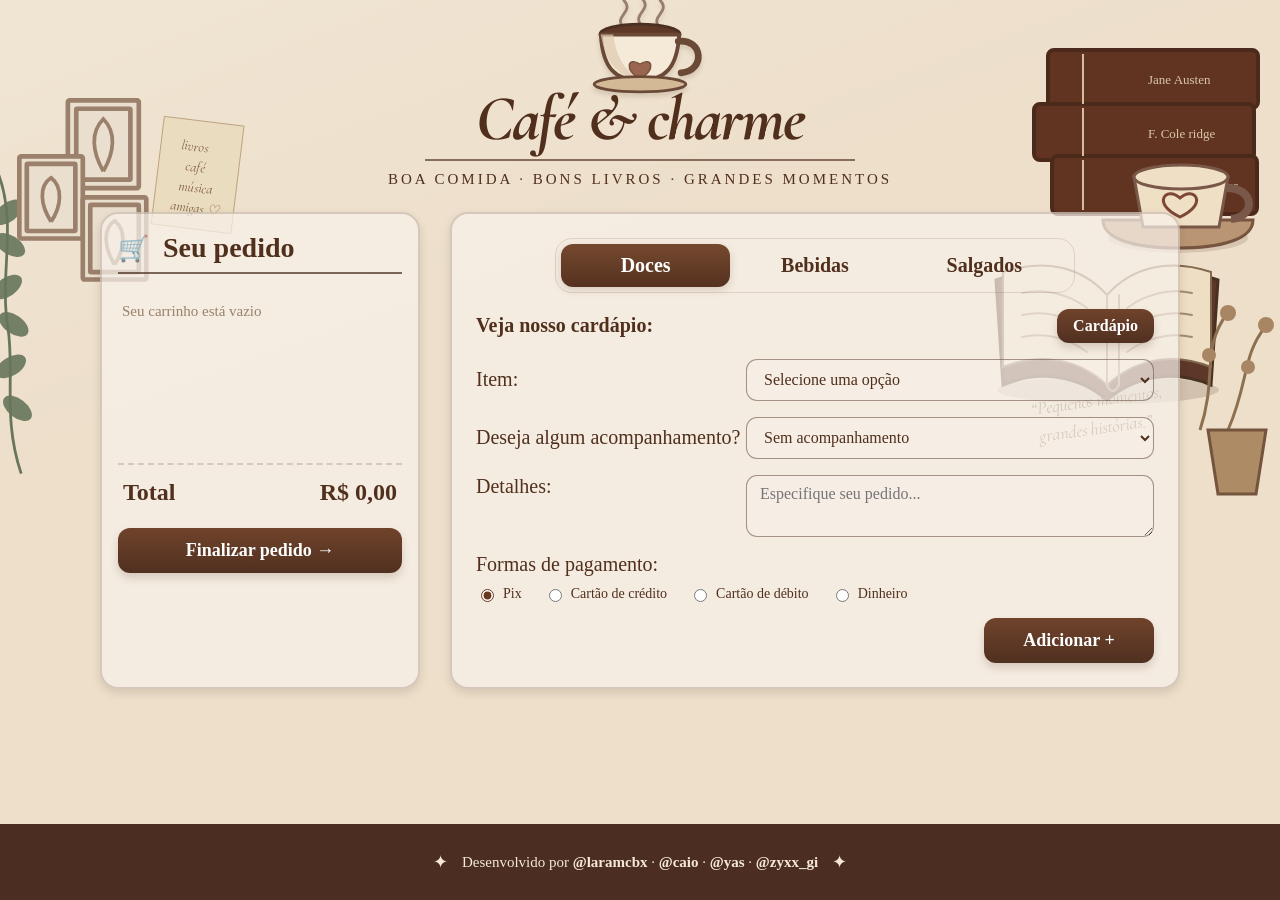
<file: index.html>
<!DOCTYPE html>
<html lang="pt-BR">
<head>
  <meta charset="UTF-8">
  <meta name="viewport" content="width=device-width, initial-scale=1.0">
  <title>Cafeteria - Café & charme</title>
  <link rel="preconnect" href="https://fonts.googleapis.com">
  <link rel="preconnect" href="https://fonts.gstatic.com" crossorigin>
  <link href="https://fonts.googleapis.com/css2?family=Cormorant+Garamond:ital,wght@0,500;0,600;0,700;1,600;1,700&display=swap" rel="stylesheet">
  <link rel="stylesheet" href="style.css">
</head>
<body>
<div class="page-shell">
  <svg class="left-decor" viewBox="0 0 300 520" aria-hidden="true">
    <path class="vine" d="M18 150 C38 205 18 258 28 315 C35 366 22 410 42 470"/>
    <g class="leaves">
      <ellipse cx="28" cy="190" rx="18" ry="10" transform="rotate(-38 28 190)"/><ellipse cx="30" cy="225" rx="18" ry="10" transform="rotate(32 30 225)"/>
      <ellipse cx="27" cy="270" rx="18" ry="10" transform="rotate(-35 27 270)"/><ellipse cx="34" cy="310" rx="18" ry="10" transform="rotate(35 34 310)"/>
      <ellipse cx="31" cy="355" rx="18" ry="10" transform="rotate(-32 31 355)"/><ellipse cx="38" cy="400" rx="18" ry="10" transform="rotate(38 38 400)"/>
    </g>
    <g class="frames">
      <rect x="92" y="70" width="76" height="94" rx="2"/><rect x="101" y="79" width="58" height="76" rx="1"/>
      <path d="M130 146 C118 125 116 104 130 90 C144 104 142 125 130 146"/>
      <rect x="40" y="130" width="68" height="88" rx="2"/><rect x="48" y="138" width="52" height="72" rx="1"/>
      <path d="M74 200 C63 183 60 162 74 153 C87 163 85 184 74 200"/>
      <rect x="108" y="174" width="68" height="88" rx="2"/><rect x="116" y="182" width="52" height="72" rx="1"/>
      <path d="M142 246 C131 228 129 208 142 199 C155 209 153 230 142 246"/>
    </g>
    <rect class="paper-note" x="188" y="92" width="86" height="116" transform="rotate(7 231 150)"/>
    <text x="228" y="124" transform="rotate(7 228 124)">livros</text><text x="228" y="146" transform="rotate(7 228 146)">café</text>
    <text x="228" y="168" transform="rotate(7 228 168)">música</text><text x="228" y="190" transform="rotate(7 228 190)">amigas ♡</text>
  </svg>
  <svg class="right-decor" viewBox="0 0 330 520" aria-hidden="true">
    <g class="books">
      <rect x="90" y="50" width="210" height="58" rx="6"/><rect x="76" y="104" width="220" height="56" rx="6"/>
      <rect x="94" y="156" width="205" height="58" rx="6"/><path class="book-spines" d="M125 54v50 M125 108v48 M125 160v50"/>
      <text x="190" y="84">Jane Austen</text><text x="190" y="138">F. Cole ridge</text><text x="190" y="190">Clarice Lispector</text>
    </g>
    <ellipse class="cup-shadow" cx="220" cy="238" rx="70" ry="15"/>
    <path class="saucer" d="M145 220h150c0 20-34 28-75 28s-75-8-75-28z"/>
    <path class="coffee-cup" d="M176 177h94l-9 50H185z"/><ellipse cx="223" cy="177" rx="47" ry="12"/>
    <path class="heart" d="M222 198c-14-13-29 6 0 19 29-13 14-32 0-19z"/>
    <path class="handle" d="M269 188c28 0 29 29 4 31"/>
    <g class="open-book">
      <ellipse class="book-shadow" cx="150" cy="390" rx="111" ry="14"/>
      <path class="book-cover" d="M38 280c43-16 82-9 111 22 29-31 68-38 111-22l-7 105c-38-16-76-9-104 15-28-24-66-31-104-15z"/>
      <path class="book-page left-page" d="M45 272c42-14 79-5 104 23v90c-27-25-64-34-104-18z"/>
      <path class="book-page right-page" d="M149 295c25-28 62-37 104-23v95c-40-16-77-7-104 18z"/>
      <path class="book-lines" d="M64 293c24-5 48 2 65 15M64 315c24-5 48 2 65 15M64 337c24-5 48 2 65 15M169 308c17-13 41-20 65-15M169 330c17-13 41-20 65-15M169 352c17-13 41-20 65-15"/>
      <path class="book-spine" d="M149 295v90c3 8 8 8 12 0v-90"/>
    </g>
    <g class="flowers">
      <path d="M242 430 C260 376 242 350 270 312 M270 430 C291 382 284 355 308 326"/>
      <circle cx="270" cy="313" r="8"/><circle cx="308" cy="325" r="8"/><circle cx="251" cy="355" r="7"/><circle cx="290" cy="367" r="7"/>
    </g>
    <path class="vase" d="M250 430h58l-10 64h-38z"/>
    <text class="quote" x="74" y="415" transform="rotate(-8 74 415)">“Pequenos momentos,</text>
    <text class="quote" x="82" y="442" transform="rotate(-8 82 442)">grandes histórias.”</text>
  </svg>

  <header class="brand">
    <svg class="brand-cup" viewBox="0 0 130 90" aria-hidden="true">
      <path class="steam" d="M48 25c-12-13 12-16 0-29M67 23C55 10 79 7 67-6M86 25C74 12 98 9 86-4"/>
      <ellipse class="cup-rim" cx="65" cy="32" rx="42" ry="11"/>
      <path class="cup-body" d="M24 32c2 35 15 48 41 48s39-13 41-48H24z"/>
      <path class="cup-shade" d="M24 32c5 29 16 43 41 48 3 0 5 0 8-1-19-3-32-17-36-47H24z"/>
      <path class="cup-heart" d="M65 63c-13-9-17 7 0 15 17-8 13-24 0-15z"/>
      <path class="cup-handle" d="M105 39c26-3 29 31 3 33"/>
      <ellipse class="cup-saucer" cx="65" cy="84" rx="48" ry="8"/>
    </svg>
    <h1>Café &amp; charme</h1>
    <div class="brand-line"></div>
    <p>BOA COMIDA · BONS LIVROS · GRANDES MOMENTOS</p>
  </header>

  <main class="content">
    <aside class="cart-panel">
      <h2><span class="cart-symbol">🛒</span> Seu pedido</h2>
      <ul id="listaPedido"></ul>
      <div class="total"><span>Total</span><strong id="totalPedido">R$ 0,00</strong></div>
      <button class="brown-button checkout" type="button">Finalizar pedido <span>→</span></button>
    </aside>

    <section class="order-panel">
      <form id="formPedido">
        <div class="categories">
          <button class="category active" data-category="doces" type="button">Doces</button>
          <button class="category" data-category="bebidas" type="button">Bebidas</button>
          <button class="category" data-category="salgados" type="button">Salgados</button>
        </div>

        <div class="cardapio-row">
          <strong>Veja nosso cardápio:</strong>
          <a href="cardapio.html" class="cardapio-button">Cardápio</a>
        </div>

        <label class="field"><span>Item:</span><select id="item-select"><option value="">Selecione uma opção</option></select></label>
        <label class="field"><span>Deseja algum acompanhamento?</span><select id="acompanhamento"><option value="0">Sem acompanhamento</option><option value="1">Canela</option><option value="2">Chantilly</option><option value="3">Leite</option><option value="4">Chocolate</option></select></label>
        <label class="details-field"><span>Detalhes:</span><textarea id="detalhes" placeholder="Especifique seu pedido..."></textarea></label>

        <fieldset>
          <legend>Formas de pagamento:</legend>
          <label><input type="radio" name="pagamento" checked> Pix</label>
          <label><input type="radio" name="pagamento"> Cartão de crédito</label>
          <label><input type="radio" name="pagamento"> Cartão de débito</label>
          <label><input type="radio" name="pagamento"> Dinheiro</label>
        </fieldset>
        <button class="brown-button add-button" type="submit">Adicionar +</button>
      </form>
    </section>
  </main>

  <footer><span></span><span>✦</span><p>Desenvolvido por <strong>@laramcbx</strong> · <strong>@caio</strong> · <strong>@yas</strong> · <strong>@zyxx_gi</strong> <p> <span>✦</span> </footer>
</div>

<script>
const catalog = {
  doces: [['Bolo', 10], ['Rolinho', 6], ['Tortilete', 7], ['Madeleine', 6], ['Macaron', 6.5], ['Pudim', 8]],
  bebidas: [['Matcha', 12], ['Suco', 8], ['Achocolatado', 7], ['Café', 4], ['Café gelado', 5], ['Capuccino', 8], ['Latte', 10]],
  salgados: [['Crepe', 15], ['Focaccia', 18], ['Bruschetta', 16], ['Diplomata', 12], ['Pão', 4], ['Croissant', 8]]
};
const icons = { doces: '🧁', bebidas: '☕', salgados: '🥐' };
let items = [];
let total = 0;
const list = document.querySelector('#listaPedido');
const select = document.querySelector('#item-select');
const details = document.querySelector('#detalhes');
const accompaniment = document.querySelector('#acompanhamento');
const totalEl = document.querySelector('#totalPedido');

function money(value) {
  return value.toLocaleString('pt-BR', { style: 'currency', currency: 'BRL' });
}
function fillSelect(category) {
  select.innerHTML = '<option value="">Selecione uma opção</option>';
  catalog[category].forEach(([name, price]) => {
    select.add(new Option(name, price));
  });
}
function render() {
  list.innerHTML = '';
  if (!items.length) {
    const empty = document.createElement('li');
    empty.className = 'empty';
    empty.textContent = 'Seu carrinho está vazio';
    list.append(empty);
  } else {
    items.forEach((item, index) => {
      const li = document.createElement('li');
      li.innerHTML = `<span class="item-icon">${icons[item.category]}</span><div><strong>${item.name}</strong>${item.details ? `<small>${item.details}</small>` : ''}</div><b>${money(item.price)}</b><button class="remove" data-index="${index}" aria-label="Remover">🗑</button>`;
      list.append(li);
    });
  }
  totalEl.textContent = money(total);
}

fillSelect('doces');
render();

document.querySelectorAll('.category').forEach(button => button.addEventListener('click', () => {
  document.querySelector('.category.active').classList.remove('active');
  button.classList.add('active');
  fillSelect(button.dataset.category);
}));

document.querySelector('#formPedido').addEventListener('submit', event => {
  event.preventDefault();
  if (!select.value) return select.focus();
  const category = document.querySelector('.category.active').dataset.category;
  const name = select.options[select.selectedIndex].text;
  const price = Number(select.value) + Number(accompaniment.value);
  items.push({ category, name, price, details: details.value.trim() });
  total += price;
  details.value = '';
  accompaniment.value = '0';
  select.value = '';
  render();
});

list.addEventListener('click', event => {
  const remove = event.target.closest('.remove');
  if (!remove) return;
  total -= items[Number(remove.dataset.index)].price;
  items.splice(Number(remove.dataset.index), 1);
  render();
});
</script>
</body>
</html>
</file>
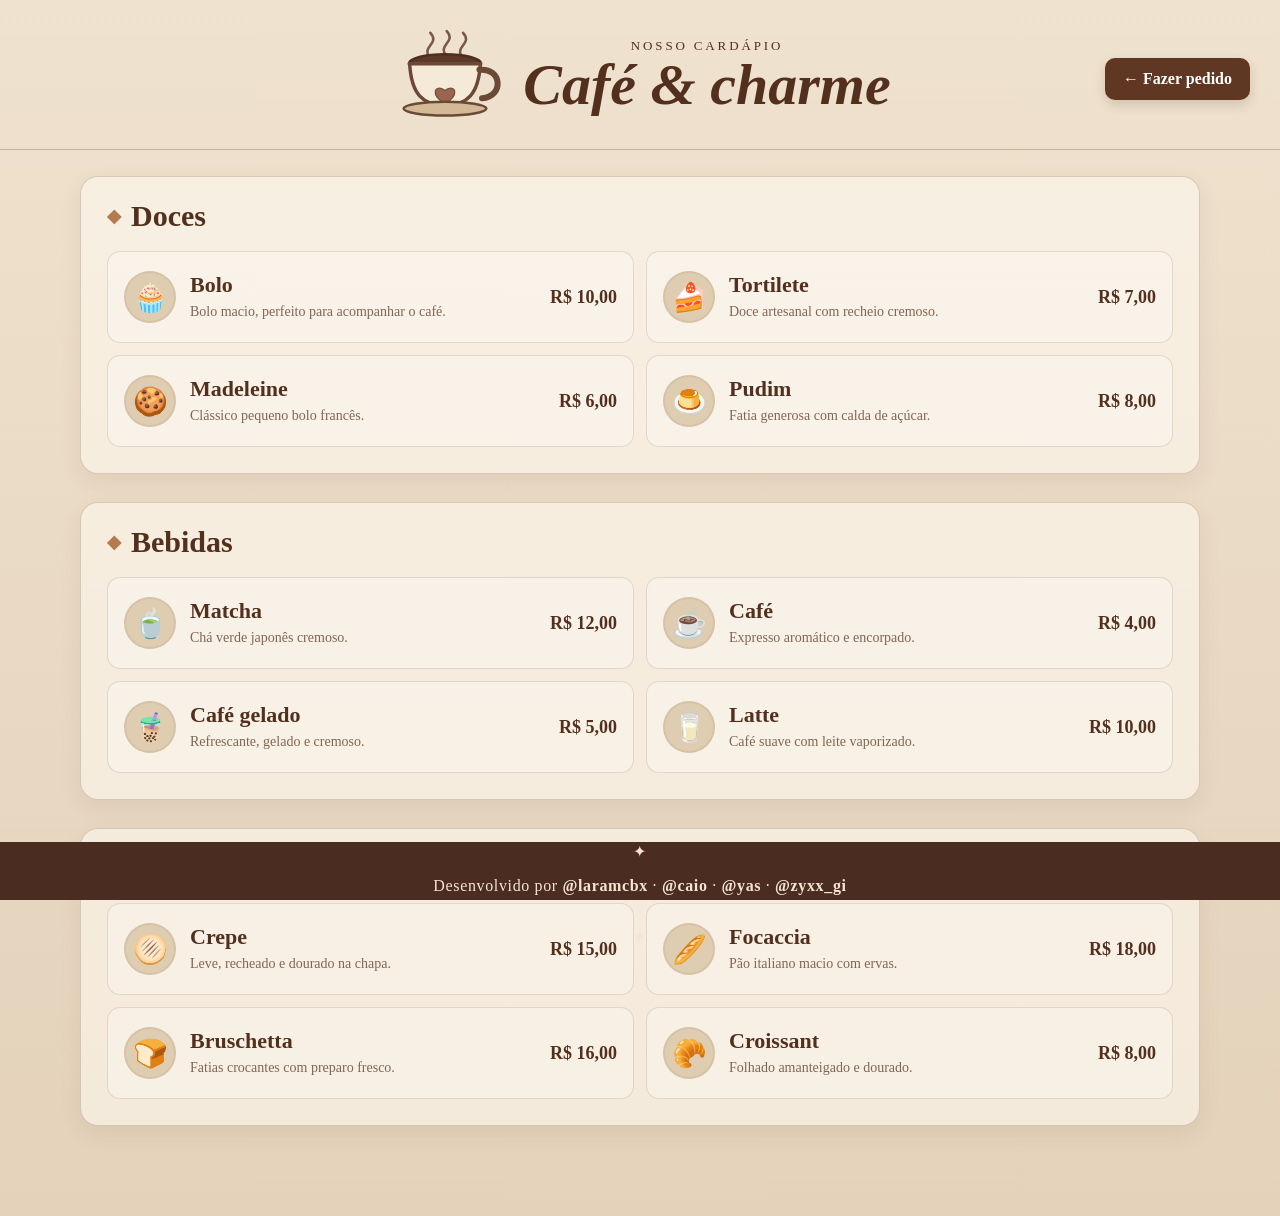
<file: cardapio.html>
<!DOCTYPE html>
<html lang="pt-BR">
<head>
  <meta charset="UTF-8">
  <meta name="viewport" content="width=device-width, initial-scale=1.0">
  <title>Cardápio | Café & Charme</title>
  <link rel="stylesheet" href="cardapio.css">
</head>
<body>
  <header class="menu-header">
    <svg class="mini-cup" viewBox="0 0 130 90" aria-hidden="true">
      <path d="M48 25c-12-13 12-16 0-29M67 23C55 10 79 7 67-6M86 25C74 12 98 9 86-4"/>
      <ellipse cx="65" cy="32" rx="42" ry="11"/>
      <path class="mini-cup-body" d="M24 32c2 35 15 48 41 48s39-13 41-48H24z"/>
      <path class="mini-cup-heart" d="M65 63c-13-9-17 7 0 15 17-8 13-24 0-15z"/>
      <path class="mini-cup-handle" d="M105 39c26-3 29 31 3 33"/>
      <ellipse class="mini-cup-saucer" cx="65" cy="84" rx="48" ry="8"/>
    </svg>
    <div>
      <p>Nosso cardápio</p>
      <h1>Café &amp; charme</h1>
    </div>
    <a href="index.html" class="back-button">← Fazer pedido</a>
  </header>

  <main class="menu-page">
    <section class="menu-section">
      <h2><span>◆</span> Doces</h2>
      <div class="menu-grid">
        <article><div class="product-icon">🧁</div><div><h3>Bolo</h3><p>Bolo macio, perfeito para acompanhar o café.</p></div><strong>R$ 10,00</strong></article>
        <article><div class="product-icon">🍰</div><div><h3>Tortilete</h3><p>Doce artesanal com recheio cremoso.</p></div><strong>R$ 7,00</strong></article>
        <article><div class="product-icon">🍪</div><div><h3>Madeleine</h3><p>Clássico pequeno bolo francês.</p></div><strong>R$ 6,00</strong></article>
        <article><div class="product-icon">🍮</div><div><h3>Pudim</h3><p>Fatia generosa com calda de açúcar.</p></div><strong>R$ 8,00</strong></article>
      </div>
    </section>

    <section class="menu-section">
      <h2><span>◆</span> Bebidas</h2>
      <div class="menu-grid">
        <article><div class="product-icon">🍵</div><div><h3>Matcha</h3><p>Chá verde japonês cremoso.</p></div><strong>R$ 12,00</strong></article>
        <article><div class="product-icon">☕</div><div><h3>Café</h3><p>Expresso aromático e encorpado.</p></div><strong>R$ 4,00</strong></article>
        <article><div class="product-icon">🧋</div><div><h3>Café gelado</h3><p>Refrescante, gelado e cremoso.</p></div><strong>R$ 5,00</strong></article>
        <article><div class="product-icon">🥛</div><div><h3>Latte</h3><p>Café suave com leite vaporizado.</p></div><strong>R$ 10,00</strong></article>
      </div>
    </section>

    <section class="menu-section">
      <h2><span>◆</span> Salgados</h2>
      <div class="menu-grid">
        <article><div class="product-icon">🫓</div><div><h3>Crepe</h3><p>Leve, recheado e dourado na chapa.</p></div><strong>R$ 15,00</strong></article>
        <article><div class="product-icon">🥖</div><div><h3>Focaccia</h3><p>Pão italiano macio com ervas.</p></div><strong>R$ 18,00</strong></article>
        <article><div class="product-icon">🍞</div><div><h3>Bruschetta</h3><p>Fatias crocantes com preparo fresco.</p></div><strong>R$ 16,00</strong></article>
        <article><div class="product-icon">🥐</div><div><h3>Croissant</h3><p>Folhado amanteigado e dourado.</p></div><strong>R$ 8,00</strong></article>
      </div>
    </section>
  </main>

  <footer><span></span><span>✦</span><p>Desenvolvido por <strong>@laramcbx</strong> · <strong>@caio</strong> · <strong>@yas</strong> · <strong>@zyxx_gi</strong> <p> <span>✦</span> </footer>
</body>
</html>
</file>
<file: style.css>
:root {
  --ink: #502f1c;
  --paper: #eddfca;
  --line: rgba(88, 57, 38, .68);
  --brown: #643923;
}

* { box-sizing: border-box; }
body { margin: 0; font-family: Georgia, "Times New Roman", serif; color: var(--ink); background: var(--paper); }
button, select, textarea, input { font: inherit; }
.page-shell { position: relative; min-height: 100vh; overflow: hidden; background: linear-gradient(160deg, rgba(255,255,255,.18), transparent 35%), var(--paper); }

.brand { position: relative; z-index: 3; text-align: center; padding-top: 10px; }
.brand h1 { margin: 0; font-family: "Cormorant Garamond", Georgia, serif; font-size: clamp(58px, 5vw, 78px); line-height: .84; font-style: italic; letter-spacing: -2px; }
.brand-line { height: 2px; max-width: 430px; width: 36vw; margin: 13px auto 10px; background: var(--line); }
.brand p { margin: 0; font-size: 15px; letter-spacing: 3px; }

.cat-head { position: relative; width: 90px; height: 66px; margin: 0 auto 0; border-radius: 48% 48% 43% 43%; background: #50291b; box-shadow: inset 0 -8px 0 rgba(20,10,7,.12); }
.cat-head::before, .cat-head::after { content: ""; position: absolute; top: 3px; width: 28px; height: 28px; background: #50291b; border-radius: 50% 50% 8% 50%; }
.cat-head::before { left: 7px; transform: rotate(-40deg); }
.cat-head::after { right: 7px; transform: rotate(40deg); }
.cat-head i, .cat-head b { position: absolute; z-index: 2; top: 31px; width: 7px; height: 8px; border-radius: 50%; background: #eae0c7; }
.cat-head i { left: 30px; }.cat-head b { right: 30px; }
.cat-head span { position: absolute; left: 38px; top: 38px; width: 14px; height: 7px; border-radius: 50%; background: #dbe3ce; }

.content { position: relative; z-index: 3; width: min(1080px, calc(100% - 36px)); margin: 24px auto 0; display: grid; grid-template-columns: 320px 1fr; gap: 30px; align-items: stretch; }
.cart-panel, .order-panel { border-radius: 18px; background: rgba(248,242,234,.72); border: 2px solid rgba(100,69,47,.22); box-shadow: 0 4px 8px rgba(72,48,30,.14); }
.cart-panel { min-height: 440px; padding: 18px 16px; }
.cart-panel h2 { margin: 0 0 7px; font-size: 28px; border-bottom: 2px solid rgba(75,49,34,.72); padding-bottom: 8px; }
.cart-symbol { display:inline-block; margin-right:7px; font-size:25px; }
#listaPedido { list-style:none; min-height:170px; max-height:230px; overflow:auto; margin:0; padding:0 5px 0 0; }
#listaPedido li { display:grid; grid-template-columns:28px 1fr auto auto; align-items:center; gap:8px; min-height:54px; padding:8px 0; border-bottom:1px dashed rgba(84,57,40,.2); font-size:15px; }
#listaPedido li div strong { display:block; }.item-icon { font-size:20px; }#listaPedido small { display:block; font-size:12px; opacity:.72; }
#listaPedido li b { font-size:14px; white-space:nowrap; }
#listaPedido li.empty { display:block; padding:22px 4px; border:0; color:#9a8068; }
.remove { border:0; background:none; cursor:pointer; opacity:.75; font-size:15px; }
.total { display:flex; justify-content:space-between; border-top:2px dashed rgba(84,57,40,.2); border-bottom:1px solid transparent; margin-top:12px; padding:14px 5px 7px; font-size:24px; font-weight:bold; }

.order-panel { padding: 24px; }
form { display:grid; gap:16px; }
.categories { width:520px; max-width:100%; margin:auto; display:grid; grid-template-columns:repeat(3,1fr); border:1px solid rgba(120,82,57,.18); border-radius:17px; padding:5px; }
.category { border:0; border-radius:12px; padding:10px; background:transparent; color:var(--ink); font-size:20px; font-weight:bold; cursor:pointer; }
.category.active { color:white; background:linear-gradient(180deg,#75492f,#55311f); box-shadow:0 3px 8px rgba(78,43,26,.18); }
.cardapio-row { display:flex; align-items:center; justify-content:space-between; }
.cardapio-row strong, .field span, legend, .details-field span { font-size:20px; }
.cardapio-button, .brown-button { border:0; border-radius:12px; color:white; text-decoration:none; background:linear-gradient(180deg,#70432b,#503020); box-shadow:0 5px 9px rgba(77,45,27,.18); font-weight:bold; cursor:pointer; }
.cardapio-button { padding:8px 16px; }
.field { display:grid; grid-template-columns:270px 1fr; align-items:center; }
.field span { align-self:center; }
.details-field { display:grid; grid-template-columns:270px 1fr; align-items:start; }
select, textarea { width:100%; min-height:42px; border:1.5px solid rgba(95,72,54,.55); border-radius:11px; background:rgba(255,255,255,.1); color:var(--ink); padding:9px 13px; }
textarea { height:62px; resize:vertical; }
fieldset { border:0; margin:0; padding:0; display:flex; flex-wrap:wrap; gap:15px 22px; }
legend { margin-bottom:10px; padding:0; }
fieldset label { display:flex; align-items:center; gap:6px; font-size:14px; }
fieldset input { accent-color:#69391f; }
.brown-button { padding:12px 20px; font-size:18px; }
.checkout { width:100%; margin-top:14px; }
.add-button { justify-self:end; min-width:170px; }

footer { position:absolute; z-index:4; left:0; right:0; bottom:0; height:76px; display:grid; grid-template-columns:1fr auto auto auto 1fr; align-items:center; gap:14px; padding:0 10px; color:#f6e8d5; background:#4b2d22; }
footer div { height:1px; max-width:320px; background:rgba(245,230,211,.75); }
footer p { margin:0; font-size:15px; }
footer span { font-size:18px; }

.left-decor, .right-decor { position:absolute; z-index:2; pointer-events:none; height:auto; overflow:visible; }
.left-decor { width:280px; top:35px; left:-18px; }
.right-decor { width:330px; top:0; right:-8px; }
.left-decor .vine { fill:none; stroke:#68765a; stroke-width:3; }
.left-decor .leaves ellipse { fill:#68765a; opacity:.9; }
.left-decor .frames rect { fill:#eadfce; stroke:#9b806b; stroke-width:5; }
.left-decor .frames path { fill:none; stroke:#9b806b; stroke-width:4; }
.left-decor .paper-note { fill:#eadcbf; stroke:#bda27e; }
.left-decor text { fill:#835d43; font-family:"Cormorant Garamond",serif; font-size:15px; font-style:italic; text-anchor:middle; }
.right-decor .books rect { fill:#603421; stroke:#4b291b; stroke-width:4; }
.right-decor .book-spines { fill:none; stroke:#d7bd9d; stroke-width:2; }
.right-decor .books text { fill:#d9c7a7; font-size:13px; }
.right-decor .saucer { fill:#b99573; stroke:#76543f; stroke-width:3; }
.right-decor .coffee-cup { fill:#efdfc4; stroke:#795849; stroke-width:3; }
.right-decor ellipse { fill:#efdfc4; stroke:#795849; stroke-width:3; }
.right-decor .heart { fill:none; stroke:#7d4635; stroke-width:3; }
.right-decor .handle { fill:none; stroke:#795849; stroke-width:8; }
.right-decor .cup-shadow { fill:rgba(82,54,37,.15); stroke:none; }
.right-decor .cat-body, .right-decor .cat-head { display:block; fill:#342720; stroke:#342720; stroke-width:3; }
.right-decor .cat-whiskers { fill:none; stroke:#c7b49c; stroke-width:2; }
.right-decor .flowers path { fill:none; stroke:#8d704f; stroke-width:3; }
.right-decor .flowers circle { fill:#a98663; }
.right-decor .vase { fill:#ad8b65; stroke:#74543d; stroke-width:3; }
.right-decor .quote { fill:#70503d; font-family:"Cormorant Garamond",serif; font-size:18px; font-style:italic; }
.right-decor .book-cover { fill:#5d3828; stroke:#483022; stroke-width:3; }
.right-decor .book-page { fill:#eedfc4; stroke:#84674f; stroke-width:2; }
.right-decor .book-shadow { fill:rgba(61,40,28,.16); stroke:none; }
.right-decor .book-lines, .right-decor .book-spine { fill:none; stroke:#a28a70; stroke-width:2; stroke-linecap:round; }

.brand-cup { width:126px; height:86px; margin:-6px auto -2px; overflow:visible; filter:drop-shadow(0 4px 2px rgba(74,47,31,.14)); }
.brand-cup .steam { fill:none; stroke:#79594a; stroke-width:3; stroke-linecap:round; opacity:.72; }
.brand-cup .cup-rim { fill:#5f3927; stroke:#4a3023; stroke-width:3; }
.brand-cup .cup-body { fill:#f5ead7; stroke:#6a4936; stroke-width:4; stroke-linejoin:round; }
.brand-cup .cup-shade { fill:#dfcbb0; stroke:none; opacity:.72; }
.brand-cup .cup-heart { fill:#9a654e; stroke:#76513d; stroke-width:1.5; }
.brand-cup .cup-handle { fill:none; stroke:#6a4936; stroke-width:7; stroke-linecap:round; }
.brand-cup .cup-saucer { fill:#d4b997; stroke:#6a4936; stroke-width:3; }
.right-decor .cat-tail { fill:none; stroke:#342720; stroke-width:14; stroke-linecap:round; }
.right-decor .cat-ear-inner { fill:none; stroke:#a88c73; stroke-width:2; }
.right-decor .cat-nose { fill:#e3c3a7; }
.right-decor .cat-smile { fill:none; stroke:#d2b999; stroke-width:2; }
.cat-head { display:none; }

@media (max-width:1000px) {
  .left-decor,.right-decor { opacity:.35; }
  .content { width:min(760px, calc(100% - 28px)); grid-template-columns:280px 1fr; gap:18px; }
}
@media (max-width:760px) {
  .left-decor,.right-decor { display:none; }
  .brand p { font-size:11px; letter-spacing:2px; }
  .content { grid-template-columns:1fr; width:calc(100% - 20px); }
  .cart-panel { min-height:0; }
  .field,.details-field { grid-template-columns:1fr; gap:5px; }
  footer { position:relative; margin-top:20px; }
}
</file>
<file: cardapio.css>
:root { --ink:#52301d; --paper:#eadcc7; --brown:#603723; }
* { box-sizing:border-box; }
body { margin:0; min-height:100vh; font-family:Georgia, "Times New Roman", serif; color:var(--ink); background:linear-gradient(180deg,#efe2ce,#e4d2ba); }
.menu-header { position:relative; display:flex; align-items:center; justify-content:center; gap:22px; min-height:150px; border-bottom:1px solid rgba(94,61,42,.28); text-align:center; padding:18px 120px; }
.menu-header p { margin:0 0 5px; letter-spacing:.22em; text-transform:uppercase; font-size:13px; }
.menu-header h1 { margin:0; font-size:58px; line-height:.9; font-style:italic; }
.mini-cup { width:112px; height:78px; overflow:visible; }
.mini-cup > path:first-child { fill:none; stroke:#79594a; stroke-width:3; stroke-linecap:round; }
.mini-cup ellipse:first-of-type { fill:#5f3927; stroke:#4a3023; stroke-width:3; }
.mini-cup-body { fill:#f5ead7; stroke:#6a4936; stroke-width:4; }
.mini-cup-heart { fill:#9a654e; stroke:#76513d; stroke-width:1.5; }
.mini-cup-handle { fill:none; stroke:#6a4936; stroke-width:7; stroke-linecap:round; }
.mini-cup-saucer { fill:#d4b997; stroke:#6a4936; stroke-width:3; }
.back-button { position:absolute; right:30px; top:58px; padding:12px 18px; border-radius:10px; color:white; text-decoration:none; background:var(--brown); font-weight:bold; box-shadow:0 5px 12px rgba(70,42,27,.16); }
.menu-page { width:min(1120px,calc(100% - 36px)); margin:26px auto 90px; display:grid; gap:28px; }
.menu-section { padding:22px 26px 26px; border:1px solid rgba(99,68,48,.22); border-radius:18px; background:rgba(255,250,242,.58); box-shadow:0 8px 22px rgba(83,54,36,.08); }
.menu-section h2 { display:flex; align-items:center; gap:10px; margin:0 0 18px; font-size:30px; }
.menu-section h2 span { font-size:18px; color:#b47a50; }
.menu-grid { display:grid; grid-template-columns:repeat(2,minmax(0,1fr)); gap:12px; }
.menu-grid article { display:grid; grid-template-columns:52px 1fr auto; align-items:center; gap:14px; min-height:92px; padding:14px 16px; border-radius:13px; border:1px solid rgba(107,78,57,.16); background:rgba(255,255,255,.28); }
.product-icon { width:52px; height:52px; display:grid; place-items:center; border-radius:50%; background:#dfcdb1; font-size:28px; box-shadow:inset 0 0 0 2px rgba(100,64,42,.08); }
.menu-grid h3 { margin:0 0 5px; font-size:22px; }
.menu-grid p { margin:0; font-size:14px; line-height:1.35; color:#806653; }
.menu-grid strong { min-width:82px; text-align:right; font-size:18px; }
footer { position:fixed; bottom:0; left:0; right:0; height:58px; display:grid; place-items:center; color:#f5e5cf; background:#4a2c21; letter-spacing:.04em; }
@media (max-width:760px) { .menu-header { padding:18px 12px; }.mini-cup { display:none; }.menu-header h1 { font-size:48px; }.back-button { position:static; }.menu-grid { grid-template-columns:1fr; }.menu-page { width:calc(100% - 20px); }.menu-grid article { grid-template-columns:46px 1fr auto; } }
</file>
